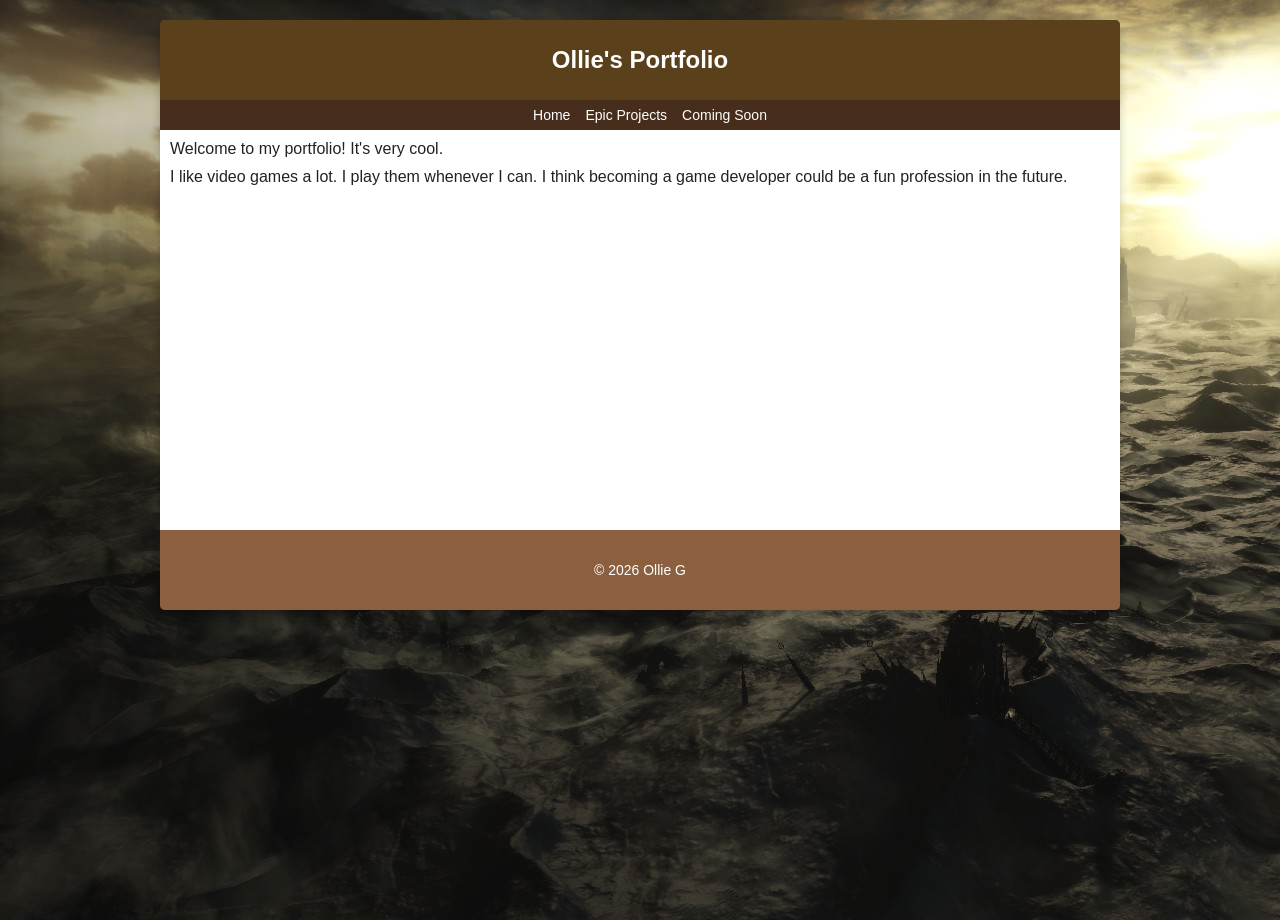
<file: index.html>
<!-- This is your PageVis webpage design. Edit the HTML below to customize. -->
    <!-- Generated by PageVis (https://kappter.github.io/PageVis/) -->
<!DOCTYPE html>
<html lang="en">
<head>
    <!-- Meta tags and styles for the page -->
    <meta charset="UTF-8">
    <meta name="viewport" content="width=device-width, initial-scale=1.0">
    <link rel="stylesheet" href="style.css">
    <title>Ollies Portfolio!!!!!!!</title>
</head>
<body>
    <!-- Main container for your webpage -->
    <div class="page-container">
        <!-- <header> for site title or logo (edit the <h1> text) -->
        <header>
            <h1>Ollie's Portfolio
            </h1>
        </header>
        <!-- <nav> for navigation links (edit or add <a> tags) -->
        <nav>
            <a href="index.html">Home</a>
            <a href="projects.html">Epic Projects</a>
            <a href="comingsoon.html">Coming Soon</a>
        </nav>
        <!-- <main> for main content. Replace or add text, images, lists, etc. -->
        <main><p>Welcome to my portfolio! It's very cool.</p>
        <p> I like video games a lot. I play them whenever I can. I think becoming a game developer could be a fun profession in the future. </p>
        </main>
        <!-- <footer> for copyright or contact info (edit the text) -->
        <footer>
            <p>© 2026 Ollie G</p>
        </footer>
        <!-- Accent: Decorative circle. Remove this <div>, change its shape (edit CSS), or add content (e.g., <a> or <img>) -->
        
    </div>
</body>
</html>
</file>
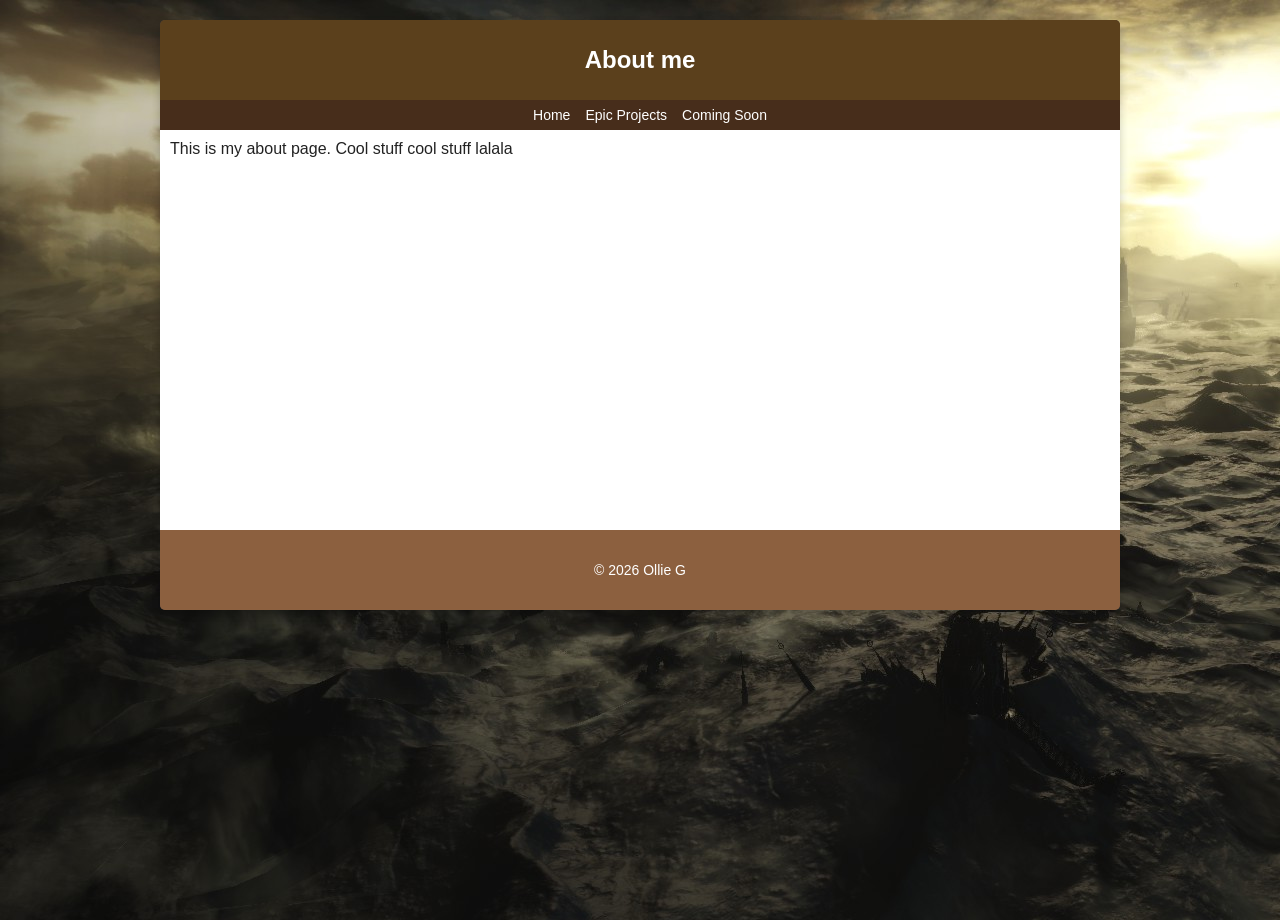
<file: about.html>
<!-- This is your PageVis webpage design. Edit the HTML below to customize. -->
    <!-- Generated by PageVis (https://kappter.github.io/PageVis/) -->
<!DOCTYPE html>
<html lang="en">
<head>
    <link rel="stylesheet" href="style.css">
    <meta charset="UTF-8">
    <meta name="viewport" content="width=device-width, initial-scale=1.0">
    
    <title>Ollies Portfolio!!!!!!!</title>
</head>
<body>
    <!-- Main container for your webpage -->
    <div class="page-container">
        <!-- <header> for site title or logo (edit the <h1> text) -->
        <header>
            <h1>About me
            </h1>
        </header>
        <!-- <nav> for navigation links (edit or add <a> tags) -->
        <nav>
            <a href="index.html">Home</a>
            <a href="projects.html">Epic Projects</a>
            <a href="comingsoon.html">Coming Soon</a>
        </nav>
        <!-- <main> for main content. Replace or add text, images, lists, etc. -->
        <main><p>This is my about page. Cool stuff cool stuff lalala</p></main>
        <!-- <footer> for copyright or contact info (edit the text) -->
        <footer>
            <p>© 2026 Ollie G</p>
        </footer>
        <!-- Accent: Decorative circle. Remove this <div>, change its shape (edit CSS), or add content (e.g., <a> or <img>) -->
        
    </div>
</body>
</html>
</file>
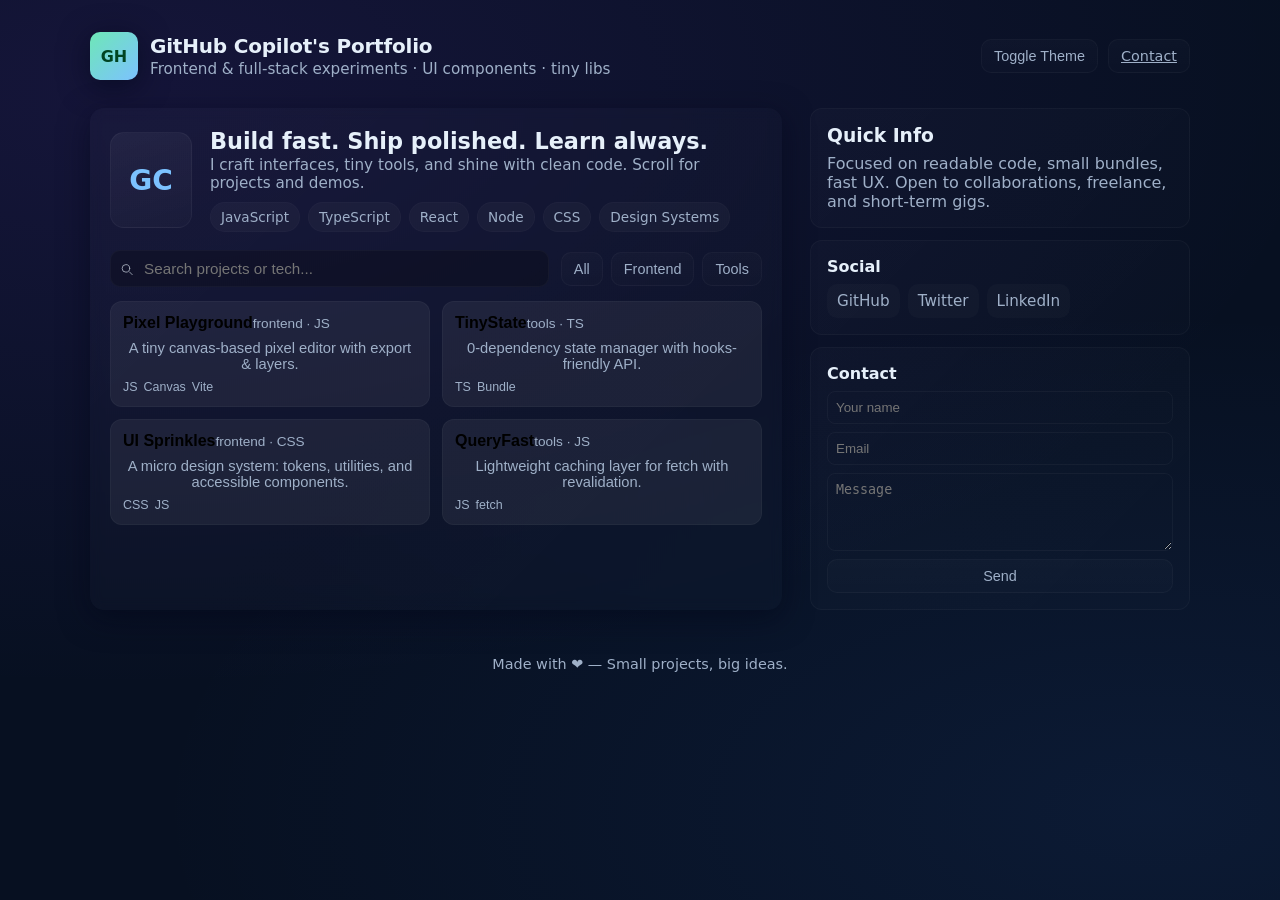
<file: coolportfoliointeresting.html>
<!doctype html>
<html lang="en">
<head>
    <meta charset="utf-8" />
    <meta name="viewport" content="width=device-width,initial-scale=1" />
    <title>Portfolio — Untitled</title>
    <meta name="description" content="A modern developer portfolio." />

    <style>
        :root{
            --bg:#071021; --card: rgba(255,255,255,0.06); --muted:#9fb0c8; --accent1:#6ee7b7; --accent2:#7cc2ff;
            --glass: linear-gradient(135deg, rgba(255,255,255,0.02), rgba(255,255,255,0.01));
        }
        *{box-sizing:border-box}
        html,body{height:100%}
        body{
            margin:0; font-family: Inter, ui-sans-serif, system-ui, -apple-system, "Segoe UI", Roboto, "Helvetica Neue", Arial;
            background: radial-gradient(1200px 600px at 10% 10%, rgba(124,58,237,0.12), transparent),
                                    radial-gradient(1000px 500px at 90% 90%, rgba(59,130,246,0.09), transparent),
                                    var(--bg);
            color:#e6f0fa; -webkit-font-smoothing:antialiased; -moz-osx-font-smoothing:grayscale;
            padding:32px;
        }

        .container{max-width:1100px;margin:0 auto;display:grid;grid-template-columns:1fr 380px;gap:28px;}
        header{grid-column:1/-1;display:flex;justify-content:space-between;align-items:center;gap:16px}
        .brand{display:flex;gap:12px;align-items:center}
        .logo{
            width:48px;height:48px;border-radius:10px;
            background:linear-gradient(135deg,var(--accent1),var(--accent2));
            display:grid;place-items:center;font-weight:700;color:#042;box-shadow:0 6px 30px rgba(2,6,23,0.6);
        }
        h1{margin:0;font-size:1.25rem;letter-spacing:-0.2px}
        p.lead{margin:2px 0 0;color:var(--muted);font-size:0.95rem}

        /* left column */
        main{background:var(--glass);padding:20px;border-radius:14px;backdrop-filter:blur(6px);box-shadow:0 8px 30px rgba(2,6,23,0.5)}
        .hero{display:flex;align-items:center;gap:18px}
        .avatar{
            width:96px;height:96px;border-radius:14px;background:linear-gradient(160deg, rgba(255,255,255,0.05), rgba(255,255,255,0.02));
            display:grid;place-items:center;font-weight:700;font-size:28px;color:var(--accent2);
            border:1px solid rgba(255,255,255,0.04)
        }
        .hero h2{margin:0;font-size:1.4rem}
        .tags{margin-top:10px;display:flex;gap:8px;flex-wrap:wrap}
        .tag{background:rgba(255,255,255,0.03);padding:6px 10px;border-radius:999px;font-size:0.85rem;color:var(--muted);border:1px solid rgba(255,255,255,0.02)}

        /* projects */
        .controls{display:flex;justify-content:space-between;align-items:center;margin-top:18px;gap:12px}
        .search{
            flex:1;display:flex;gap:8px;align-items:center;background:rgba(0,0,0,0.22);padding:8px;border-radius:10px;
            border:1px solid rgba(255,255,255,0.03);
        }
        .search input{background:transparent;border:0;outline:none;color:inherit;font-size:0.95rem;width:100%}
        .filters{display:flex;gap:8px}
        .btn{background:linear-gradient(180deg, rgba(255,255,255,0.02), rgba(255,255,255,0.01));padding:8px 12px;border-radius:10px;border:1px solid rgba(255,255,255,0.03);cursor:pointer;color:var(--muted);font-size:0.9rem}
        .grid{display:grid;grid-template-columns:repeat(2,1fr);gap:12px;margin-top:14px}
        .card{
            background:var(--card);padding:12px;border-radius:12px;border:1px solid rgba(255,255,255,0.03);
            display:flex;flex-direction:column;gap:8px;cursor:pointer;transition:transform .18s ease, box-shadow .18s ease;
        }
        .card:hover{transform:translateY(-6px);box-shadow:0 10px 30px rgba(2,6,23,0.6)}
        .card .meta{display:flex;justify-content:space-between;align-items:center;font-size:0.85rem;color:var(--muted)}
        .card h3{margin:0;font-size:1rem}
        .stack{display:flex;gap:6px;flex-wrap:wrap;font-size:0.78rem;color:var(--muted)}

        /* right column */
        aside{display:flex;flex-direction:column;gap:12px}
        .panel{background:var(--glass);padding:16px;border-radius:12px;border:1px solid rgba(255,255,255,0.03)}
        .socials{display:flex;gap:8px;flex-wrap:wrap}
        a.social{display:inline-flex;gap:8px;align-items:center;padding:8px 10px;border-radius:10px;background:rgba(255,255,255,0.02);text-decoration:none;color:var(--muted);font-size:0.95rem}

        footer{grid-column:1/-1;text-align:center;color:var(--muted);margin-top:18px;font-size:0.9rem}

        /* modal */
        .modal{
            position:fixed;inset:0;display:none;align-items:center;justify-content:center;background:linear-gradient(180deg, rgba(0,0,0,0.45), rgba(0,0,0,0.6));
            z-index:60;padding:28px;
        }
        .modal.open{display:flex}
        .modal-card{width:min(960px,98%);background:linear-gradient(180deg, rgba(255,255,255,0.03), rgba(255,255,255,0.02));padding:18px;border-radius:12px;border:1px solid rgba(255,255,255,0.04)}
        .close{background:transparent;border:0;color:var(--muted);font-size:1rem;cursor:pointer}

        @media (max-width:980px){
            .container{grid-template-columns:1fr; padding:18px}
            aside{order:2}
            main{order:1}
            .grid{grid-template-columns:repeat(1,1fr)}
        }
    </style>
</head>
<body>
    <div class="container" role="main">
        <header>
            <div class="brand">
                <div class="logo">GH</div>
                <div>
                    <h1>GitHub Copilot's Portfolio</h1>
                    <p class="lead">Frontend & full-stack experiments · UI components · tiny libs</p>
                </div>
            </div>
            <div style="display:flex;gap:10px;align-items:center">
                <button id="themeToggle" class="btn" aria-pressed="false">Toggle Theme</button>
                <a href="#contact" class="btn">Contact</a>
            </div>
        </header>

        <main>
            <section class="hero">
                <div class="avatar">GC</div>
                <div>
                    <h2>Build fast. Ship polished. Learn always.</h2>
                    <p class="lead">I craft interfaces, tiny tools, and shine with clean code. Scroll for projects and demos.</p>
                    <div class="tags" aria-hidden="true">
                        <span class="tag">JavaScript</span>
                        <span class="tag">TypeScript</span>
                        <span class="tag">React</span>
                        <span class="tag">Node</span>
                        <span class="tag">CSS</span>
                        <span class="tag">Design Systems</span>
                    </div>
                </div>
            </section>

            <section style="margin-top:18px">
                <div class="controls">
                    <div class="search" role="search">
                        <svg width="16" height="16" viewBox="0 0 24 24" fill="none" style="opacity:.7"><path d="M21 21l-4.35-4.35" stroke="currentColor" stroke-width="1.4" stroke-linecap="round" stroke-linejoin="round"/><circle cx="11" cy="11" r="6" stroke="currentColor" stroke-width="1.4" stroke-linecap="round" stroke-linejoin="round"/></svg>
                        <input id="q" placeholder="Search projects or tech..." />
                    </div>
                    <div class="filters" role="toolbar" aria-label="Filters">
                        <button class="btn" data-filter="all">All</button>
                        <button class="btn" data-filter="frontend">Frontend</button>
                        <button class="btn" data-filter="tools">Tools</button>
                    </div>
                </div>

                <div id="grid" class="grid" aria-live="polite"></div>
            </section>
        </main>

        <aside>
            <div class="panel">
                <h3 style="margin:0 0 8px 0">Quick Info</h3>
                <p style="margin:0;color:var(--muted)">Focused on readable code, small bundles, fast UX. Open to collaborations, freelance, and short-term gigs.</p>
            </div>

            <div class="panel">
                <h4 style="margin:0 0 8px 0">Social</h4>
                <div class="socials">
                    <a class="social" href="#" target="_blank" rel="noreferrer">GitHub</a>
                    <a class="social" href="#" target="_blank" rel="noreferrer">Twitter</a>
                    <a class="social" href="#" target="_blank" rel="noreferrer">LinkedIn</a>
                </div>
            </div>

            <div id="contact" class="panel" aria-labelledby="contact-title">
                <h4 id="contact-title" style="margin:0 0 8px 0">Contact</h4>
                <form id="contactForm" style="display:flex;flex-direction:column;gap:8px">
                    <input name="name" placeholder="Your name" style="padding:8px;border-radius:8px;border:1px solid rgba(255,255,255,0.04);background:transparent;color:inherit" required>
                    <input name="email" placeholder="Email" style="padding:8px;border-radius:8px;border:1px solid rgba(255,255,255,0.04);background:transparent;color:inherit" required>
                    <textarea name="msg" placeholder="Message" rows="4" style="padding:8px;border-radius:8px;border:1px solid rgba(255,255,255,0.04);background:transparent;color:inherit" required></textarea>
                    <button type="submit" class="btn">Send</button>
                </form>
            </div>
        </aside>

        <footer>Made with ❤ — Small projects, big ideas.</footer>
    </div>

    <div id="modal" class="modal" role="dialog" aria-modal="true" aria-hidden="true">
        <div class="modal-card" role="document">
            <div style="display:flex;justify-content:space-between;align-items:center">
                <h3 id="modalTitle" style="margin:0"></h3>
                <button id="closeModal" class="close" aria-label="Close">✕</button>
            </div>
            <p id="modalDesc" style="color:var(--muted)"></p>
            <div id="modalStack" class="stack" style="margin:12px 0"></div>
            <div id="modalLinks" style="display:flex;gap:8px;margin-top:8px"></div>
            <pre id="modalPreview" style="background:rgba(0,0,0,0.18);padding:12px;border-radius:8px;color:#cfefff;overflow:auto;margin-top:12px"></pre>
        </div>
    </div>

    <script>
        // Sample projects
        const projects = [
            { id:1, title:'Pixel Playground', desc:'A tiny canvas-based pixel editor with export & layers.', tags:['frontend','canvas','js'], tech:['JS','Canvas','Vite'], repo:'#', demo:'#', preview:'// small demo snippet\\nconst c=document.createElement(\"canvas\")' },
            { id:2, title:'TinyState', desc:'0-dependency state manager with hooks-friendly API.', tags:['tools','lib'], tech:['TS','Bundle'], repo:'#', demo:'#', preview:'export function createState(init){...}' },
            { id:3, title:'UI Sprinkles', desc:'A micro design system: tokens, utilities, and accessible components.', tags:['frontend','design'], tech:['CSS','JS'], repo:'#', demo:'#', preview:'/* tokens */:root{--space:8px}' },
            { id:4, title:'QueryFast', desc:'Lightweight caching layer for fetch with revalidation.', tags:['tools'], tech:['JS','fetch'], repo:'#', demo:'#', preview:'async function q(url){const res=await fetch(url);return res.json()}' },
        ];

        const grid = document.getElementById('grid');
        const q = document.getElementById('q');
        const filters = document.querySelectorAll('[data-filter]');
        const modal = document.getElementById('modal');
        const modalTitle = document.getElementById('modalTitle');
        const modalDesc = document.getElementById('modalDesc');
        const modalStack = document.getElementById('modalStack');
        const modalPreview = document.getElementById('modalPreview');
        const modalLinks = document.getElementById('modalLinks');
        const closeModal = document.getElementById('closeModal');
        const themeToggle = document.getElementById('themeToggle');

        function render(list){
            grid.innerHTML = '';
            if(!list.length){ grid.innerHTML = '<p style="color:var(--muted)">No projects found.</p>'; return}
            list.forEach(p=>{
                const el = document.createElement('button');
                el.className = 'card';
                el.setAttribute('aria-describedby','project-'+p.id);
                el.innerHTML = `
                    <div style="display:flex;justify-content:space-between;align-items:center">
                        <h3>${p.title}</h3>
                        <div class="meta">${p.tags[0]} · ${p.tech[0]}</div>
                    </div>
                    <p id="project-${p.id}" style="margin:0;color:var(--muted);font-size:0.92rem">${p.desc}</p>
                    <div class="stack">${p.tech.map(t=>'<span>'+t+'</span>').join('')}</div>
                `;
                el.addEventListener('click',()=>openModal(p));
                grid.appendChild(el);
            });
        }

        function openModal(p){
            modalTitle.textContent = p.title;
            modalDesc.textContent = p.desc;
            modalStack.innerHTML = p.tech.map(t=>'<span class="tag">'+t+'</span>').join('');
            modalPreview.textContent = p.preview || '';
            modalLinks.innerHTML = `<a class="btn" href="${p.demo}" target="_blank" rel="noreferrer">Live</a><a class="btn" href="${p.repo}" target="_blank" rel="noreferrer">Repo</a>`;
            modal.classList.add('open'); modal.setAttribute('aria-hidden','false');
            document.body.style.overflow = 'hidden';
        }
        function close(){ modal.classList.remove('open'); modal.setAttribute('aria-hidden','true'); document.body.style.overflow = ''; }

        closeModal.addEventListener('click', close);
        modal.addEventListener('click', (e)=>{ if(e.target===modal) close(); });
        window.addEventListener('keydown', (e)=>{ if(e.key==='Escape') close(); });

        // simple search & filter
        function searchAndFilter(){
            const term = q.value.toLowerCase().trim();
            const active = document.querySelector('[data-filter].active')?.dataset.filter || 'all';
            let out = projects.filter(p=>{
                if(active!=='all' && !p.tags.includes(active)) return false;
                if(!term) return true;
                return (p.title+p.desc+p.tech.join(' ') ).toLowerCase().includes(term);
            });
            render(out);
        }

        // init
        render(projects);

        q.addEventListener('input', searchAndFilter);
        filters.forEach(btn=>{
            btn.addEventListener('click', ()=>{
                filters.forEach(b=>b.classList.remove('active'));
                btn.classList.add('active');
                btn.focus();
                searchAndFilter();
            });
        });

        // contact form (client-side, opens mailto)
        document.getElementById('contactForm').addEventListener('submit', e=>{
            e.preventDefault();
            const fd = new FormData(e.target);
            const mail = `mailto:you@example.com?subject=${encodeURIComponent('Contact from '+fd.get('name'))}&body=${encodeURIComponent(fd.get('msg') + '\\n\\n' + fd.get('email'))}`;
            window.location.href = mail;
        });

        // theme toggle (light/dark)
        let light = false;
        themeToggle.addEventListener('click', ()=>{
            light = !light;
            document.documentElement.style.setProperty('--bg', light ? '#f7fafc' : '#071021');
            document.documentElement.style.setProperty('--card', light ? 'rgba(2,6,23,0.04)' : 'rgba(255,255,255,0.06)');
            document.documentElement.style.setProperty('--muted', light ? '#274154' : '#9fb0c8');
            themeToggle.setAttribute('aria-pressed', String(light));
        });

        // accessibility: focus first project when loaded
        window.addEventListener('load', ()=>{ const first = grid.querySelector('.card'); if(first) first.setAttribute('tabindex',0); });
    </script>
</body>
</html>
</file>
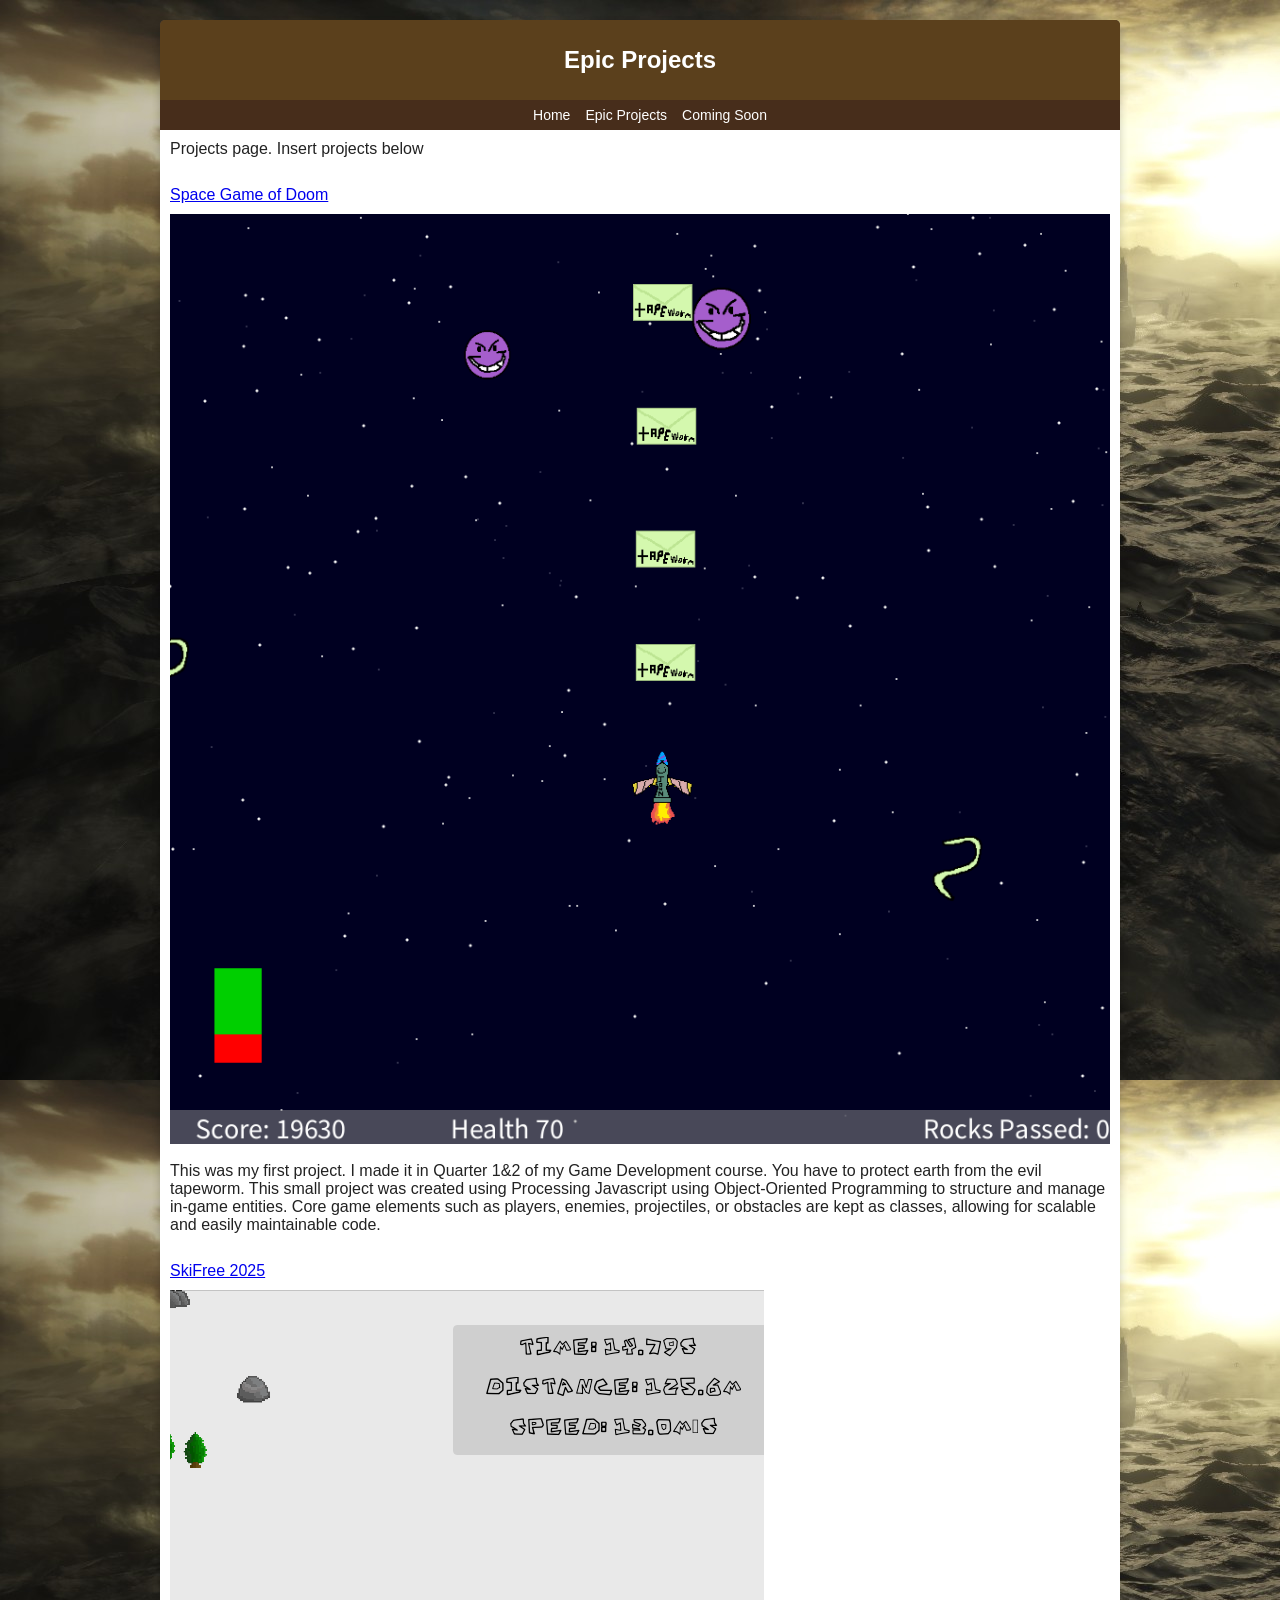
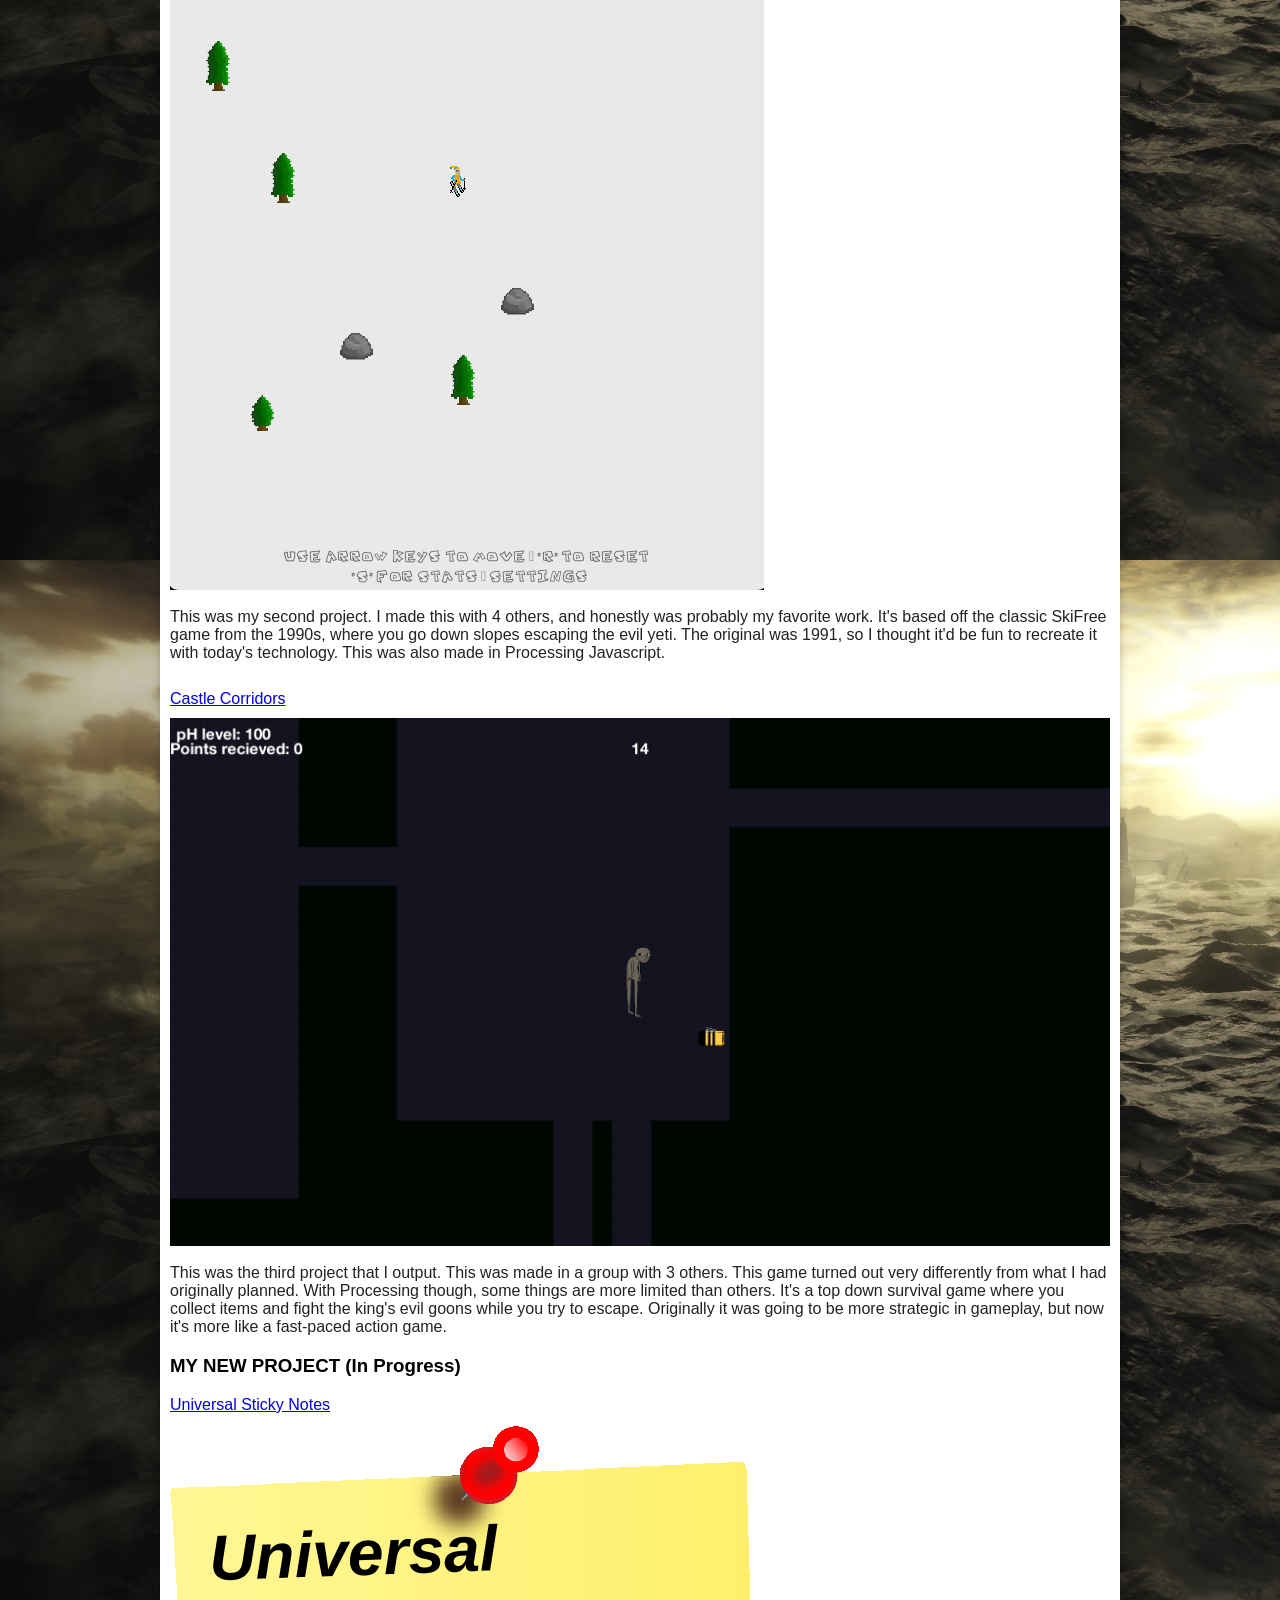
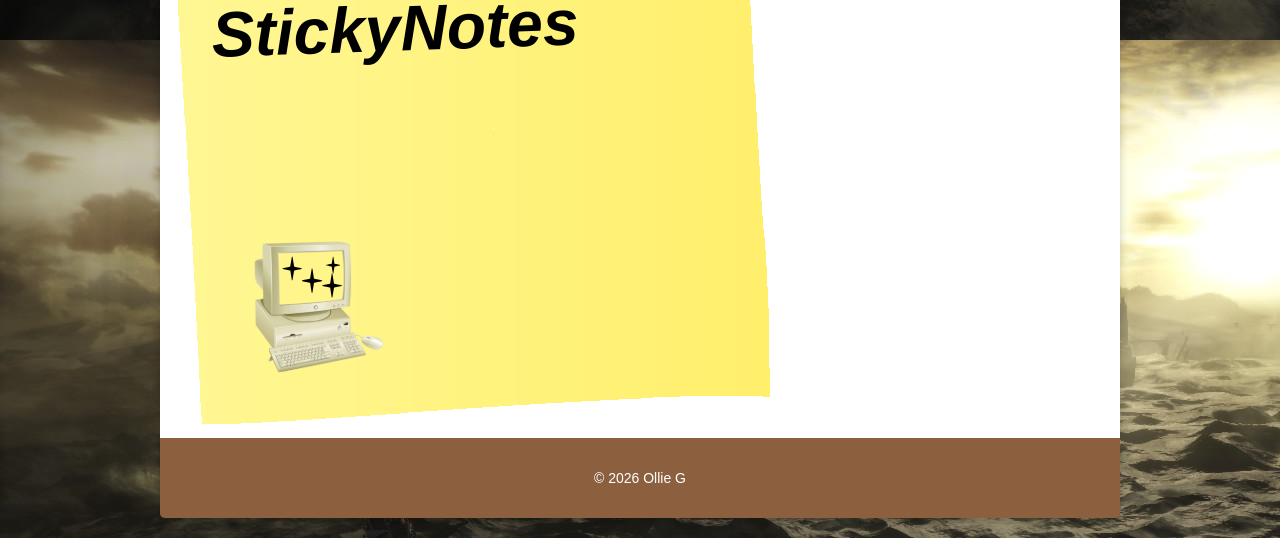
<file: projects.html>
<!-- This is your PageVis webpage design. Edit the HTML below to customize. -->
    <!-- Generated by PageVis (https://kappter.github.io/PageVis/) -->
<!DOCTYPE html>
<html lang="en">
<head>
    <link rel="stylesheet" href="style.css">
    <meta charset="UTF-8">
    <meta name="viewport" content="width=device-width, initial-scale=1.0">
    
    <title>Ollies Portfolio!!!!!!!</title>
</head>
<body>
    <!-- Main container for your webpage -->
    <div class="page-container">
        <!-- <header> for site title or logo (edit the <h1> text) -->
        <header>
            <h1>Epic Projects
            </h1>
        </header>
        <!-- <nav> for navigation links (edit or add <a> tags) -->
        <nav>
            <a href="index.html">Home</a>
            <a href="projects.html">Epic Projects</a>
            <a href="comingsoon.html">Coming Soon</a>
        </nav>
        <!-- <main> for main content. Replace or add text, images, lists, etc. -->
        <main><p>Projects page. Insert projects below</p>
            &nbsp;
            <p> <a href="https://github.com/pwspew/portfolio2/tree/main/src/SpaceGameofDoom" target="_blank">Space Game of Doom</a></p>
            <img src="images/spacelook.png" alt="spacelook">
            &nbsp;
            <p> This was my first project. I made it in Quarter 1&2 of my Game Development course. You have to protect earth from the evil tapeworm. This small project was created using Processing Javascript using Object-Oriented Programming to structure and manage in-game entities. Core game elements such as players, enemies, projectiles, or obstacles are kept as classes, allowing for scalable and easily maintainable code.
</p>
            &nbsp;
            <p><a href="https://github.com/pwspew/compProcessing-project-skifree" target="_blank">SkiFree 2025</a></p>
            <img src="images/skishot.png" alt="skifree">
            &nbsp;
            <p>This was my second project. I made this with 4 others, and honestly was probably my favorite work. It's based off the classic SkiFree game from the 1990s, where you go down slopes escaping the evil yeti. The original was 1991, so I thought it'd be fun to recreate it with today's technology. This was also made in Processing Javascript. </p>
            &nbsp;
            <p><a href="https://github.com/pwspew/castlecorridors" target="_blank">Castle Corridors</a></p>
            <img src="images/gameshotofcc.png" alt="castlelook">
                &nbsp;
            <p> This was the third project that I output. This was made in a group with 3 others. This game turned out very differently from what I had originally planned. With Processing though, some things are more limited than others. It's a top down survival game where you collect items and fight the king's evil goons while you try to escape. Originally it was going to be more strategic in gameplay, but now it's more like a fast-paced action game.</p>
        <h3> MY NEW PROJECT (In Progress)</h3>
        <p> <a href="https://github.com/pwspew/3dpaperclipcopy" target="_blank">Universal Sticky Notes</a></p>
        <img src="images/stickystick.png" alt="stickynotelook">
        </main>
        <!-- <footer> for copyright or contact info (edit the text) -->
        <footer>
            <p>© 2026 Ollie G</p>
        </footer>
        <!-- Accent: Decorative circle. Remove this <div>, change its shape (edit CSS), or add content (e.g., <a> or <img>) -->
        
    </div>
</body>
</html>
</file>
<file: style.css>
body {
      /* Sets the page background and layout */
      @font-face {
        font-family: Elevatia;
        src: url(fonts/Elevatia-nA2AP.woff2);
      }
      font-family: 'Elevatia', sans-serif;
      background-color: rgb(72, 140, 169);
      background-image: url("images/ringedcity.jpg");
      background-size: auto;
      margin: 0;
      padding: 10px 0;
      display: flex;
      flex-direction: column;
      min-height: 100vh;
    }
    .page-container {
      /* Main container for all sections */
      background-color: #524343;
      border-radius: 5px;
      box-shadow: 0 4px 8px rgba(0, 0, 0, 0.2);
      overflow: hidden;
      position: relative;
      margin: 10px auto;
      width: 960px; height: auto;
      
    }
    header {
      /* Styles the header section */
      height: 20%;
      min-height: 80px;
      background-color: rgb(91, 64, 28);
      display: flex;
      align-items: center;
      justify-content: center;
    }
    header h1 {
      /* Styles the header title */
      font-size: 24px;
      color: #ffffff;
      margin: 0;
      text-align: center;
    }
    nav {
      /* Styles the navigation bar */
      height: 30px;
      width: 100%;
      background-color: rgb(71, 45, 27);
      display: flex;
      align-items: center;
      justify-content: center;
      gap: 15px;
      padding: 0 10px;
    }
    nav a {
      /* Styles navigation links */
      color: #ffffff;
      text-decoration: none;
      font-size: 14px;
    }
    nav a:hover {
      /* Hover effect for navigation links */
      text-decoration: underline;
    }
    main {
      /* Styles the main content area */
      height: auto;
      min-height: 400px;
      background-color: rgb(255, 255, 255);
      padding: 10px;
      box-sizing: border-box;
    }
    main p, main h2, main ul {
      /* Styles content text and lists */
      margin: 0 0 10px 0;
      font-size: 16px;
      color: #222;
    }
    main img {
      /* Styles content images */
      max-width: 100%;
      height: auto;
      display: block;
    }
    main ul {
      /* Styles content lists */
      padding-left: 0px;
    }
    footer {
      /* Styles the footer section */
      height: 20%;
      min-height: 80px;
      background-color: rgb(140, 96, 63);
      display: flex;
      align-items: center;
      justify-content: center;
    }
    footer p {
      /* Styles footer text */
      margin: 0;
      font-size: 14px;
      color: #fff;
    }
    .accent {
      /* Accent: Decorative circle. Edit size, shape, or position here */
      position: absolute;
      width: 50px;
      height: 50px;
      border-radius: 50%;
      bottom: 20px;
      right: 20px;
      background-color: rgb(69, 69, 69);
      display: flex;
      align-items: center;
      justify-content: center;
    }
    .accent a {
      /* Styles back-to-top link (if enabled) */
      color: #fff;
      text-decoration: none;
      font-size: 24px;
    }
    .accent a:hover {
      /* Hover effect for back-to-top link */
      text-decoration: underline;
    }
</file>
